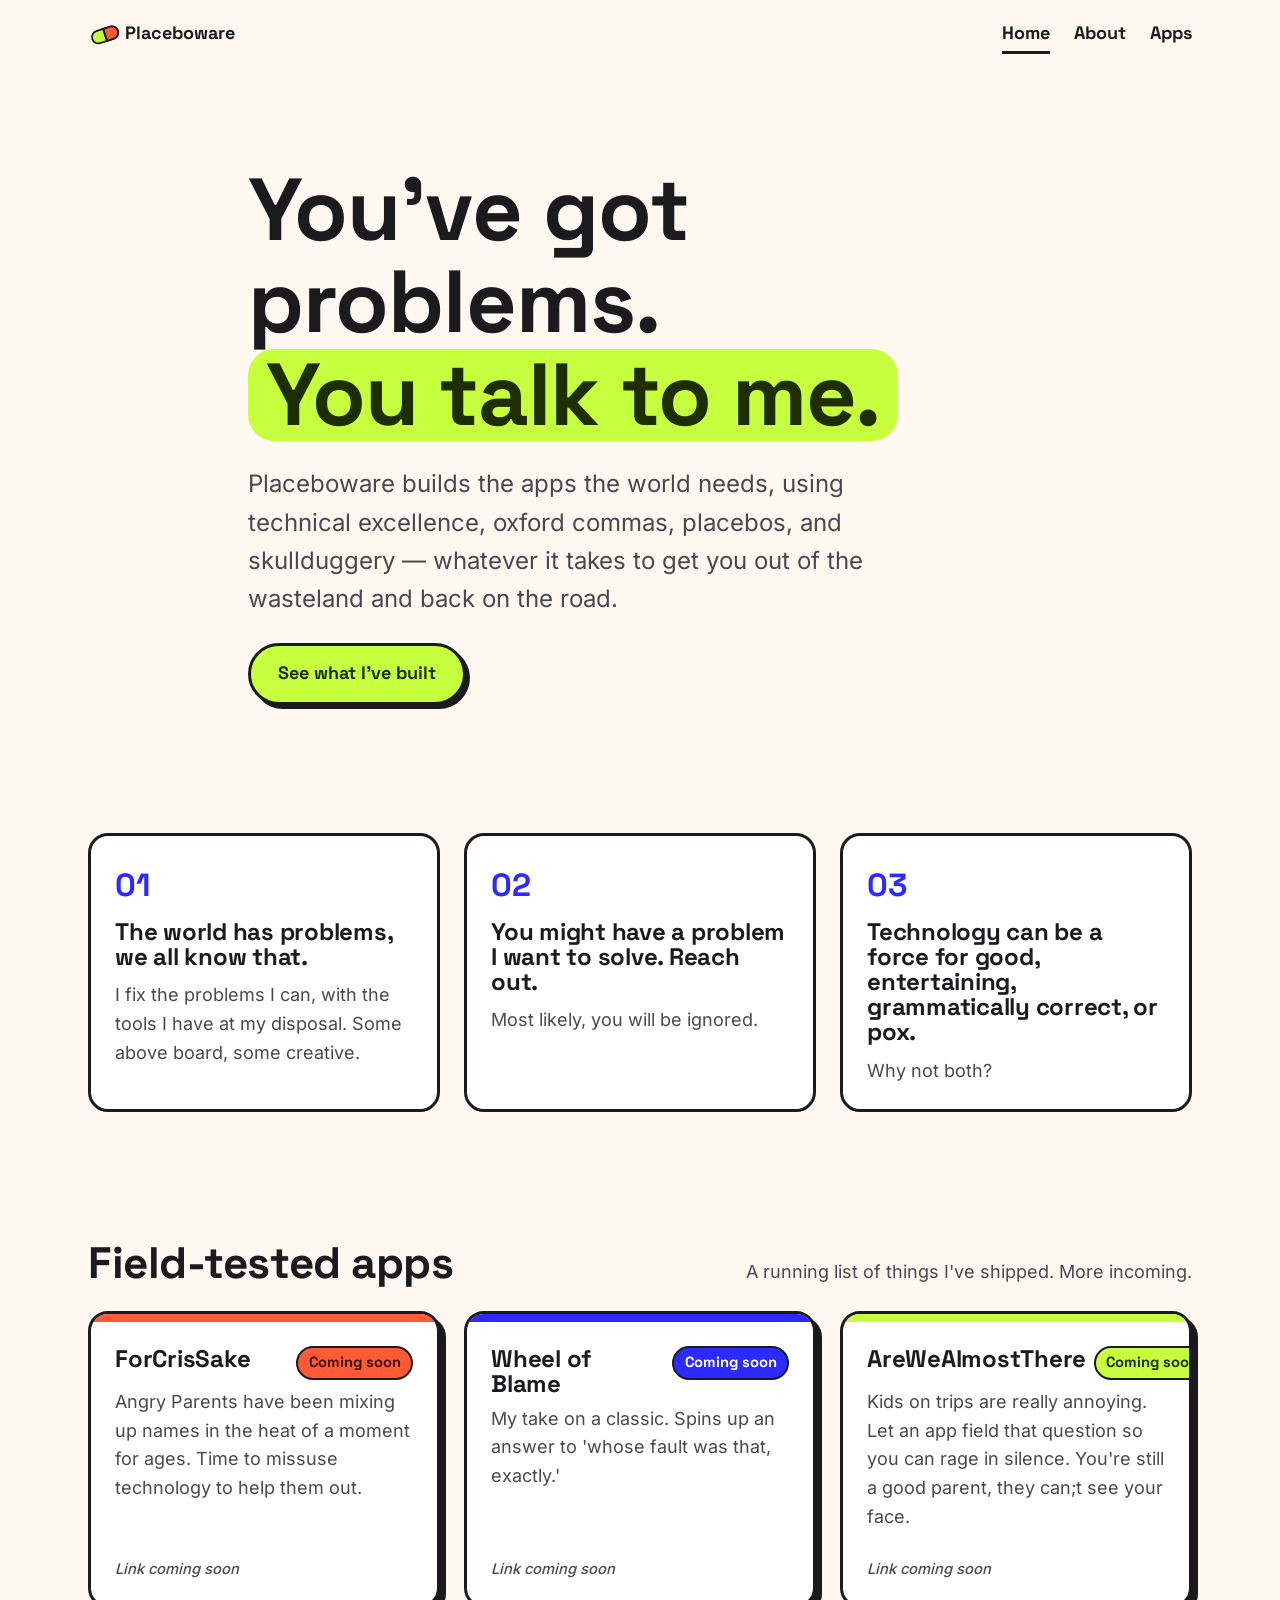
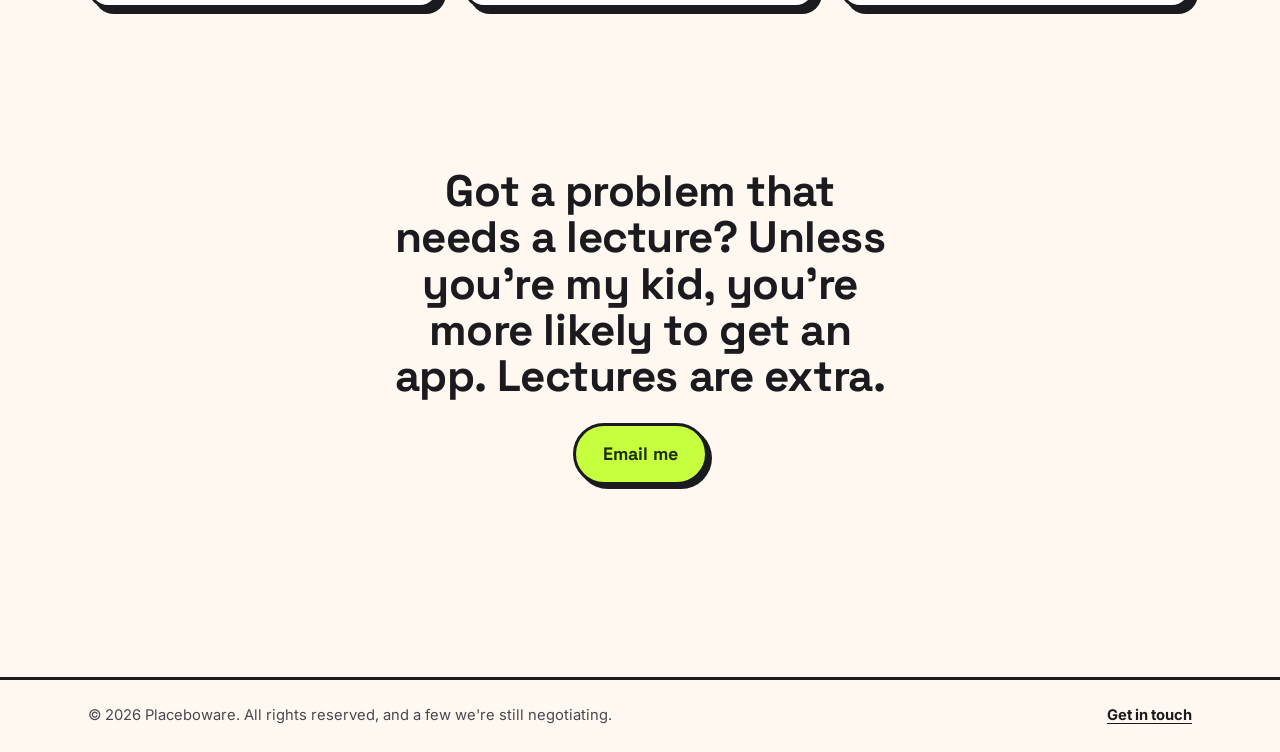
<file: index.html>
<!DOCTYPE html><html lang="en"> <head><meta charset="utf-8"><meta name="viewport" content="width=device-width, initial-scale=1"><meta name="generator" content="Astro v7.3.4"><title>Placeboware</title><meta name="description" content="Placeboware makes apps for problems the world has, using technical excellence, oxford commas, placebos, and skullduggery. Some are even useful."><link rel="canonical" href="https://placeboware.com/"><!-- Icons --><link rel="icon" href="/favicon.svg" type="image/svg+xml"><link rel="apple-touch-icon" href="/apple-touch-icon.png"><link rel="icon" type="image/png" sizes="192x192" href="/icon-192.png"><link rel="icon" type="image/png" sizes="512x512" href="/icon-512.png"><meta name="theme-color" content="#fff8f0" media="(prefers-color-scheme: light)"><meta name="theme-color" content="#14100e" media="(prefers-color-scheme: dark)"><!-- Open Graph / social --><meta property="og:type" content="website"><meta property="og:site_name" content="Placeboware"><meta property="og:title" content="Placeboware"><meta property="og:description" content="Placeboware makes apps for problems the world has, using technical excellence, oxford commas, placebos, and skullduggery. Some are even useful."><meta property="og:url" content="https://placeboware.com/"><meta property="og:image" content="https://placeboware.com/og-image.png"><meta property="og:image:width" content="1200"><meta property="og:image:height" content="630"><meta name="twitter:card" content="summary_large_image"><meta name="twitter:title" content="Placeboware"><meta name="twitter:description" content="Placeboware makes apps for problems the world has, using technical excellence, oxford commas, placebos, and skullduggery. Some are even useful."><meta name="twitter:image" content="https://placeboware.com/og-image.png"><!-- Structured data --><script type="application/ld+json">{"@context":"https://schema.org","@type":"Organization","name":"Placeboware","url":"https://placeboware.com/","logo":"https://placeboware.com/icon-512.png","description":"Independent apps built with technical excellence, oxford commas, placebos, and skullduggery."}</script><link rel="stylesheet" href="/assets/Footer.C7osw2fS.css"><style>.app-card[data-astro-cid-g7nwi7w6]{background:var(--color-bg-raised);border:var(--border-width) solid var(--color-ink);border-radius:var(--radius);padding:var(--space-3);box-shadow:var(--shadow-hard);gap:var(--space-1);flex-direction:column;height:100%;display:flex;position:relative;overflow:hidden}.app-card[data-astro-cid-g7nwi7w6]:before{content:"";background:var(--accent);height:8px;position:absolute;inset:0 0 auto}.app-card-top[data-astro-cid-g7nwi7w6]{justify-content:space-between;align-items:baseline;gap:var(--space-1);margin-top:var(--space-1);display:flex}h3[data-astro-cid-g7nwi7w6]{font-size:var(--step-1)}.status[data-astro-cid-g7nwi7w6]{font-family:var(--font-display);font-size:var(--step--1);border:2px solid var(--color-ink);background:var(--accent);color:var(--accent-ink);white-space:nowrap;border-radius:999px;padding:.2em .7em;font-weight:700}.tagline[data-astro-cid-g7nwi7w6]{color:var(--color-ink-soft);flex-grow:1}.app-card-links[data-astro-cid-g7nwi7w6]{gap:var(--space-1);flex-wrap:wrap;align-items:center;display:flex}.btn--sm[data-astro-cid-g7nwi7w6]{font-size:var(--step--1);background:var(--accent);color:var(--accent-ink);padding:.5em 1.1em}.icon-link[data-astro-cid-g7nwi7w6]{font-size:var(--step--1);text-underline-offset:.2em;font-weight:700;text-decoration:underline}.icon-link--disabled[data-astro-cid-g7nwi7w6]{color:var(--color-ink-soft);font-style:italic;font-weight:500;text-decoration:none}.hero[data-astro-cid-lcdefpme]{padding-block:var(--space-6) var(--space-5);max-width:52rem}.eyebrow[data-astro-cid-lcdefpme]{font-family:var(--font-display);text-transform:uppercase;letter-spacing:.08em;font-weight:700;font-size:var(--step--1);color:var(--color-flare);margin-bottom:var(--space-2)}h1[data-astro-cid-lcdefpme]{font-size:var(--step-5);margin-bottom:var(--space-3)}.highlight[data-astro-cid-lcdefpme]{background:var(--color-toxic);color:var(--color-toxic-ink);-webkit-box-decoration-break:clone;box-decoration-break:clone;border-radius:.3em;padding:0 .2em;display:inline-block}.lede[data-astro-cid-lcdefpme]{font-size:var(--step-1);color:var(--color-ink-soft);max-width:42rem}.hero-actions[data-astro-cid-lcdefpme]{gap:var(--space-2);margin-top:var(--space-3);flex-wrap:wrap;display:flex}.manifesto[data-astro-cid-lcdefpme]{padding-block:var(--space-5)}.manifesto-list[data-astro-cid-lcdefpme]{gap:var(--space-3);grid-template-columns:repeat(auto-fit,minmax(15rem,1fr));margin:0;padding:0;list-style:none;display:grid}.manifesto-list[data-astro-cid-lcdefpme] li[data-astro-cid-lcdefpme]{border:var(--border-width) solid var(--color-ink);border-radius:var(--radius);padding:var(--space-3);background:var(--color-bg-raised)}.num[data-astro-cid-lcdefpme]{font-family:var(--font-display);font-size:var(--step-2);color:var(--color-static);margin-bottom:var(--space-1);font-weight:700;display:block}.manifesto-list[data-astro-cid-lcdefpme] h3[data-astro-cid-lcdefpme]{font-size:var(--step-1);margin-bottom:.5em}.manifesto-list[data-astro-cid-lcdefpme] p[data-astro-cid-lcdefpme]{color:var(--color-ink-soft);margin:0}.apps-section[data-astro-cid-lcdefpme]{padding-block:var(--space-5);scroll-margin-top:var(--space-4)}.apps-heading-row[data-astro-cid-lcdefpme]{justify-content:space-between;align-items:baseline;gap:var(--space-2);margin-bottom:var(--space-3);flex-wrap:wrap;display:flex}.apps-heading-row[data-astro-cid-lcdefpme] h2[data-astro-cid-lcdefpme]{font-size:var(--step-3)}.apps-heading-row[data-astro-cid-lcdefpme] p[data-astro-cid-lcdefpme]{color:var(--color-ink-soft);margin:0}.apps-grid[data-astro-cid-lcdefpme]{gap:var(--space-3);grid-template-columns:repeat(auto-fit,minmax(16rem,1fr));display:grid}.cta-band[data-astro-cid-lcdefpme]{padding-block:var(--space-6);text-align:center;align-items:center;gap:var(--space-3);flex-direction:column;display:flex}.cta-band[data-astro-cid-lcdefpme] h2[data-astro-cid-lcdefpme]{font-size:var(--step-3);max-width:32rem}
</style></head> <body> <a class="skip-link" href="#main">Skip to content</a>  <header class="site-header" data-astro-cid-nen7h5rs> <div class="wrap bar" data-astro-cid-nen7h5rs> <a href="/" class="brand" aria-label="Placeboware home" data-astro-cid-nen7h5rs> <svg class="brand-logo" viewBox="0 0 340 80" role="img" aria-label="Placeboware" xmlns="http://www.w3.org/2000/svg"> <g transform="translate(0,4)"> <g transform="translate(4,4) rotate(-18 34 34)"> <rect x="4" y="20" width="60" height="28" rx="14" fill="var(--color-toxic)" stroke="var(--color-line)" stroke-width="4"></rect> <path d="M34 20 h16 a14 14 0 0 1 14 14 a14 14 0 0 1 -14 14 h-16 z" fill="var(--color-flare)" stroke="var(--color-line)" stroke-width="4"></path> <line x1="34" y1="20" x2="34" y2="48" stroke="var(--color-line)" stroke-width="4"></line> </g> </g> <text x="82" y="52" font-family="var(--font-display), sans-serif" font-weight="700" font-size="40" fill="var(--color-ink)">Placeboware</text> </svg> </a> <nav aria-label="Primary" data-astro-cid-nen7h5rs> <ul data-astro-cid-nen7h5rs> <li data-astro-cid-nen7h5rs> <a href="/" aria-current="page" data-astro-cid-nen7h5rs> Home </a> </li><li data-astro-cid-nen7h5rs> <a href="/about" data-astro-cid-nen7h5rs> About </a> </li><li data-astro-cid-nen7h5rs> <a href="/#apps" data-astro-cid-nen7h5rs> Apps </a> </li> </ul> </nav> </div> </header> <main id="main" data-astro-cid-lcdefpme> <section class="hero wrap" data-astro-cid-lcdefpme> <h1 data-astro-cid-lcdefpme>
You've got problems.
<span class="highlight" data-astro-cid-lcdefpme>You talk to me.</span> </h1> <p class="lede" data-astro-cid-lcdefpme>
Placeboware builds the apps the world needs, using technical
        excellence, oxford commas, placebos, and skullduggery — whatever it
        takes to get you out of the wasteland and back on the road.
</p> <div class="hero-actions" data-astro-cid-lcdefpme> <a class="btn" href="#apps" data-astro-cid-lcdefpme>See what I've built</a> </div> </section> <section class="wrap manifesto" aria-labelledby="manifesto-heading" data-astro-cid-lcdefpme> <h2 id="manifesto-heading" class="visually-hidden" data-astro-cid-lcdefpme>How it works</h2> <ol class="manifesto-list" data-astro-cid-lcdefpme> <li data-astro-cid-lcdefpme> <span class="num" data-astro-cid-lcdefpme>01</span> <h3 data-astro-cid-lcdefpme>The world has problems, we all know that.</h3> <p data-astro-cid-lcdefpme>I fix the problems I can, with the tools I have at my disposal.  Some above board, some creative.</p> </li> <li data-astro-cid-lcdefpme> <span class="num" data-astro-cid-lcdefpme>02</span> <h3 data-astro-cid-lcdefpme>You might have a problem I want to solve. Reach out.</h3> <p data-astro-cid-lcdefpme>Most likely, you will be ignored.</p> </li> <li data-astro-cid-lcdefpme> <span class="num" data-astro-cid-lcdefpme>03</span> <h3 data-astro-cid-lcdefpme>Technology can be a force for good, entertaining, grammatically correct, or pox.</h3> <p data-astro-cid-lcdefpme>Why not both?</p> </li> </ol> </section> <section id="apps" class="wrap apps-section" aria-labelledby="apps-heading" data-astro-cid-lcdefpme> <div class="apps-heading-row" data-astro-cid-lcdefpme> <h2 id="apps-heading" data-astro-cid-lcdefpme>Field-tested apps</h2> <p data-astro-cid-lcdefpme>A running list of things I've shipped. More incoming.</p> </div> <div class="apps-grid" data-astro-cid-lcdefpme> <article class="app-card accent-flare" data-astro-cid-g7nwi7w6> <div class="app-card-top" data-astro-cid-g7nwi7w6> <h3 data-astro-cid-g7nwi7w6>ForCrisSake</h3> <span class="status" data-status="coming-soon" data-astro-cid-g7nwi7w6>Coming soon</span> </div> <p class="tagline" data-astro-cid-g7nwi7w6>Angry Parents have been mixing up names in the heat of a moment for ages. Time to missuse technology to help them out.</p> <div class="app-card-links" data-astro-cid-g7nwi7w6>    <span class="icon-link icon-link--disabled" data-astro-cid-g7nwi7w6>Link coming soon</span> </div> </article><article class="app-card accent-static" data-astro-cid-g7nwi7w6> <div class="app-card-top" data-astro-cid-g7nwi7w6> <h3 data-astro-cid-g7nwi7w6>Wheel of Blame</h3> <span class="status" data-status="coming-soon" data-astro-cid-g7nwi7w6>Coming soon</span> </div> <p class="tagline" data-astro-cid-g7nwi7w6>My take on a classic. Spins up an answer to &#39;whose fault was that, exactly.&#39;</p> <div class="app-card-links" data-astro-cid-g7nwi7w6>    <span class="icon-link icon-link--disabled" data-astro-cid-g7nwi7w6>Link coming soon</span> </div> </article><article class="app-card accent-toxic" data-astro-cid-g7nwi7w6> <div class="app-card-top" data-astro-cid-g7nwi7w6> <h3 data-astro-cid-g7nwi7w6>AreWeAlmostThere</h3> <span class="status" data-status="coming-soon" data-astro-cid-g7nwi7w6>Coming soon</span> </div> <p class="tagline" data-astro-cid-g7nwi7w6>Kids on trips are really annoying. Let an app field that question so you can rage in silence.  You&#39;re still a good parent, they can;t see your face.</p> <div class="app-card-links" data-astro-cid-g7nwi7w6>    <span class="icon-link icon-link--disabled" data-astro-cid-g7nwi7w6>Link coming soon</span> </div> </article> </div> </section> <section class="wrap cta-band" data-astro-cid-lcdefpme> <h2 data-astro-cid-lcdefpme>Got a problem that needs a lecture? Unless you're my kid, you're more likely to get an app. Lectures are extra.</h2> <a class="btn" data-email="bW9jLmVyYXdvYmVjYWxwQGVraW0=">Email me</a> <noscript>(mike at placeboware dot com)</noscript><script type="module">for(let e of document.querySelectorAll(`a[data-email]`))e.href=`mailto:${atob(e.dataset.email).split(``).reverse().join(``)}`,e.removeAttribute(`data-email`);</script> </section> </main> <footer class="site-footer" data-astro-cid-jo6i4kqk> <div class="wrap bar" data-astro-cid-jo6i4kqk> <p data-astro-cid-jo6i4kqk>© 2026 Placeboware. All rights reserved, and a few we're still negotiating.</p> <nav aria-label="Footer" data-astro-cid-jo6i4kqk> <a data-email="bW9jLmVyYXdvYmVjYWxwQGVraW0=">Get in touch</a> <noscript>(mike at placeboware dot com)</noscript> </nav> </div> </footer>  </body> </html>
</file>
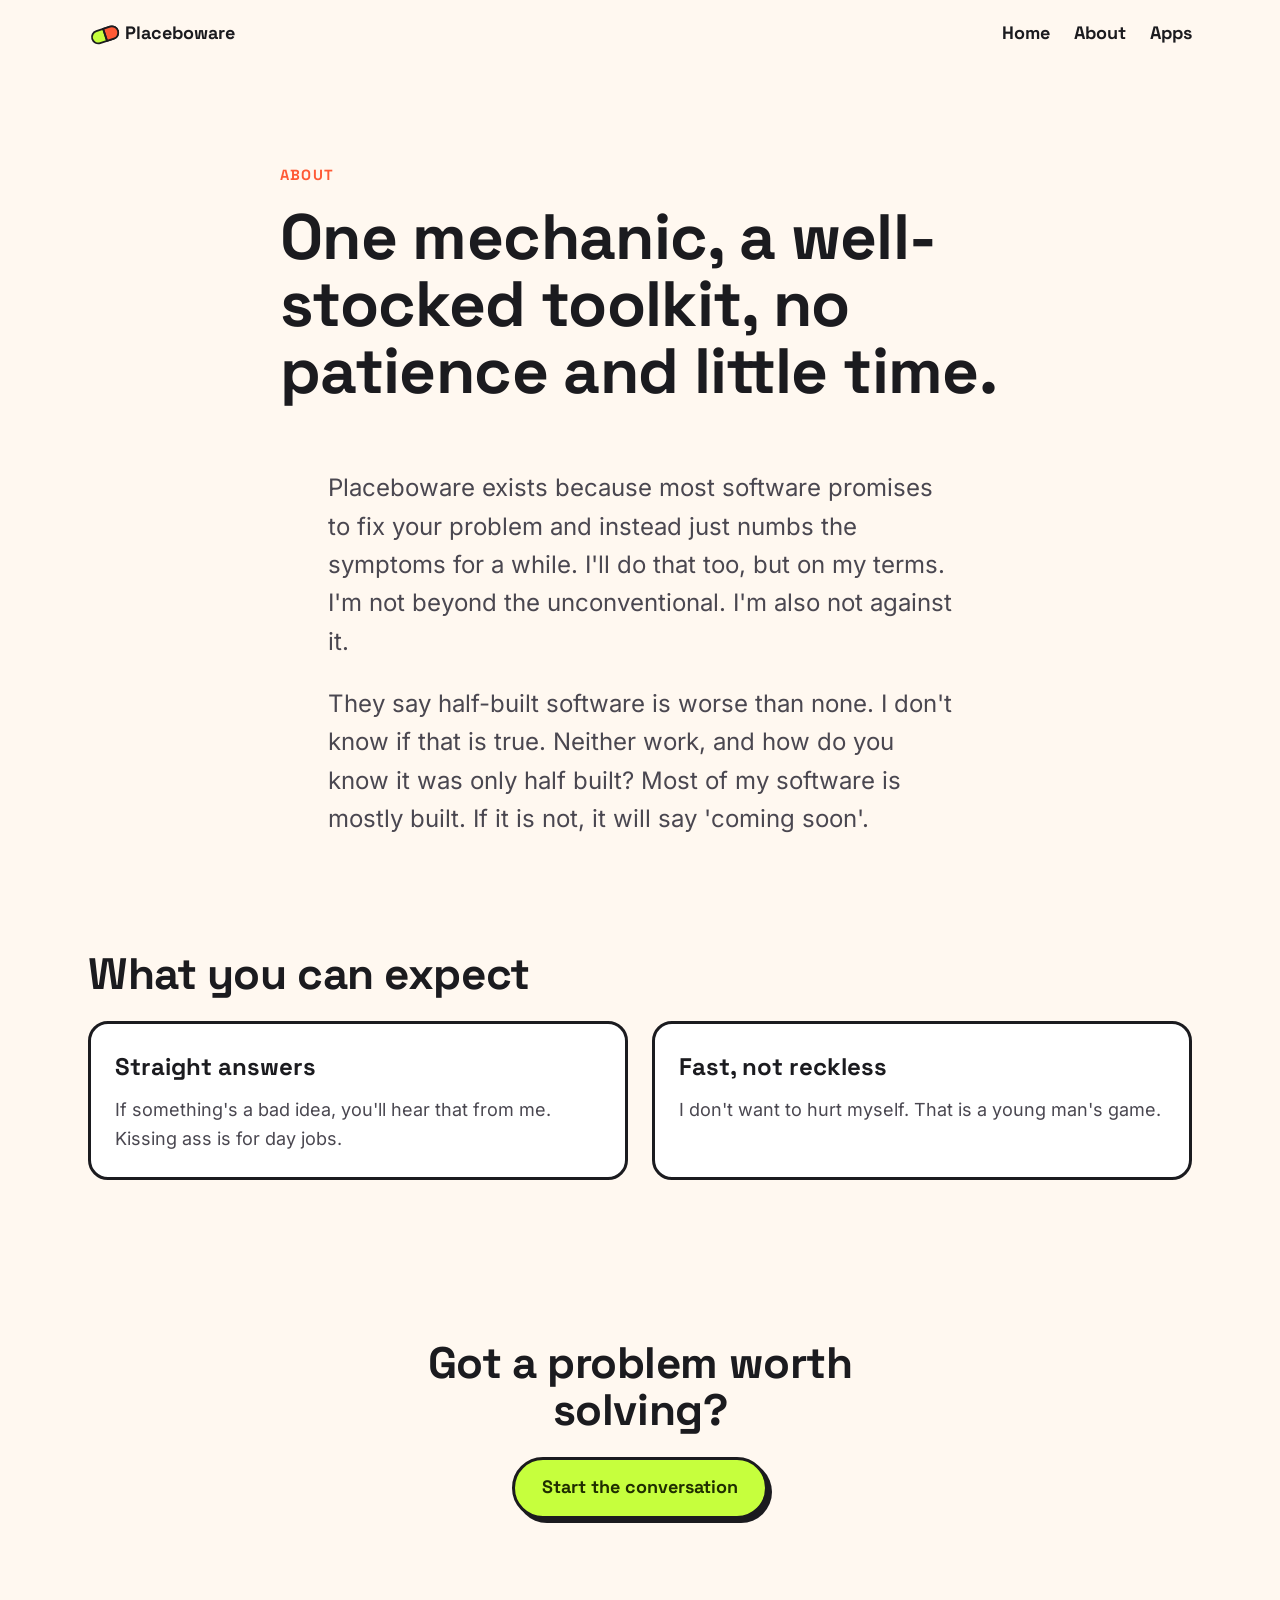
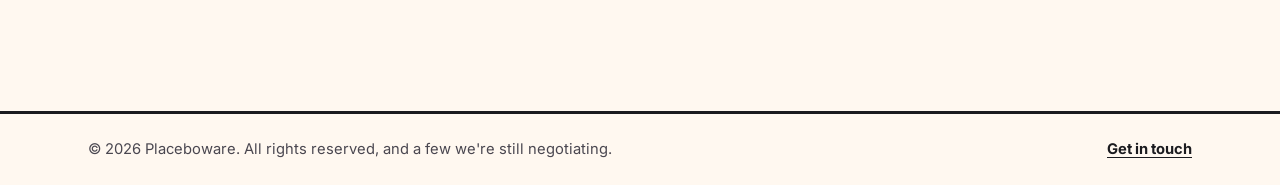
<file: about/index.html>
<!DOCTYPE html><html lang="en"> <head><meta charset="utf-8"><meta name="viewport" content="width=device-width, initial-scale=1"><meta name="generator" content="Astro v7.3.4"><title>About · Placeboware</title><meta name="description" content="The story behind Placeboware: one developer, taking inspiration from Chill Rob G. 'I take a phrase from a page and rephrase it. Treat it like a national flag and upraise it.'"><link rel="canonical" href="https://placeboware.com/about"><!-- Icons --><link rel="icon" href="/favicon.svg" type="image/svg+xml"><link rel="apple-touch-icon" href="/apple-touch-icon.png"><link rel="icon" type="image/png" sizes="192x192" href="/icon-192.png"><link rel="icon" type="image/png" sizes="512x512" href="/icon-512.png"><meta name="theme-color" content="#fff8f0" media="(prefers-color-scheme: light)"><meta name="theme-color" content="#14100e" media="(prefers-color-scheme: dark)"><!-- Open Graph / social --><meta property="og:type" content="website"><meta property="og:site_name" content="Placeboware"><meta property="og:title" content="About · Placeboware"><meta property="og:description" content="The story behind Placeboware: one developer, taking inspiration from Chill Rob G. 'I take a phrase from a page and rephrase it. Treat it like a national flag and upraise it.'"><meta property="og:url" content="https://placeboware.com/about"><meta property="og:image" content="https://placeboware.com/og-image.png"><meta property="og:image:width" content="1200"><meta property="og:image:height" content="630"><meta name="twitter:card" content="summary_large_image"><meta name="twitter:title" content="About · Placeboware"><meta name="twitter:description" content="The story behind Placeboware: one developer, taking inspiration from Chill Rob G. 'I take a phrase from a page and rephrase it. Treat it like a national flag and upraise it.'"><meta name="twitter:image" content="https://placeboware.com/og-image.png"><!-- Structured data --><script type="application/ld+json">{"@context":"https://schema.org","@type":"Organization","name":"Placeboware","url":"https://placeboware.com/","logo":"https://placeboware.com/icon-512.png","description":"Independent apps built with technical excellence, oxford commas, placebos, and skullduggery."}</script><link rel="stylesheet" href="/assets/Footer.C7osw2fS.css"><style>.about-hero[data-astro-cid-ta2fbyqs]{padding-block:var(--space-6) var(--space-4);max-width:48rem}.eyebrow[data-astro-cid-ta2fbyqs]{font-family:var(--font-display);text-transform:uppercase;letter-spacing:.08em;font-weight:700;font-size:var(--step--1);color:var(--color-flare);margin-bottom:var(--space-2)}h1[data-astro-cid-ta2fbyqs]{font-size:var(--step-4)}.about-body[data-astro-cid-ta2fbyqs]{max-width:42rem;padding-block:var(--space-3);font-size:var(--step-1);color:var(--color-ink-soft)}.principles[data-astro-cid-ta2fbyqs]{padding-block:var(--space-5)}.principles[data-astro-cid-ta2fbyqs] h2[data-astro-cid-ta2fbyqs]{font-size:var(--step-3);margin-bottom:var(--space-3)}dl[data-astro-cid-ta2fbyqs]{gap:var(--space-3);grid-template-columns:repeat(auto-fit,minmax(15rem,1fr));margin:0;display:grid}dl[data-astro-cid-ta2fbyqs]>div[data-astro-cid-ta2fbyqs]{border:var(--border-width) solid var(--color-ink);border-radius:var(--radius);padding:var(--space-3);background:var(--color-bg-raised)}dt[data-astro-cid-ta2fbyqs]{font-family:var(--font-display);font-weight:700;font-size:var(--step-1);margin-bottom:.4em}dd[data-astro-cid-ta2fbyqs]{color:var(--color-ink-soft);margin:0}.cta-band[data-astro-cid-ta2fbyqs]{padding-block:var(--space-6);text-align:center;align-items:center;gap:var(--space-3);flex-direction:column;display:flex}.cta-band[data-astro-cid-ta2fbyqs] h2[data-astro-cid-ta2fbyqs]{font-size:var(--step-3);max-width:32rem}
</style></head> <body> <a class="skip-link" href="#main">Skip to content</a>  <header class="site-header" data-astro-cid-nen7h5rs> <div class="wrap bar" data-astro-cid-nen7h5rs> <a href="/" class="brand" aria-label="Placeboware home" data-astro-cid-nen7h5rs> <svg class="brand-logo" viewBox="0 0 340 80" role="img" aria-label="Placeboware" xmlns="http://www.w3.org/2000/svg"> <g transform="translate(0,4)"> <g transform="translate(4,4) rotate(-18 34 34)"> <rect x="4" y="20" width="60" height="28" rx="14" fill="var(--color-toxic)" stroke="var(--color-line)" stroke-width="4"></rect> <path d="M34 20 h16 a14 14 0 0 1 14 14 a14 14 0 0 1 -14 14 h-16 z" fill="var(--color-flare)" stroke="var(--color-line)" stroke-width="4"></path> <line x1="34" y1="20" x2="34" y2="48" stroke="var(--color-line)" stroke-width="4"></line> </g> </g> <text x="82" y="52" font-family="var(--font-display), sans-serif" font-weight="700" font-size="40" fill="var(--color-ink)">Placeboware</text> </svg> </a> <nav aria-label="Primary" data-astro-cid-nen7h5rs> <ul data-astro-cid-nen7h5rs> <li data-astro-cid-nen7h5rs> <a href="/" data-astro-cid-nen7h5rs> Home </a> </li><li data-astro-cid-nen7h5rs> <a href="/about" data-astro-cid-nen7h5rs> About </a> </li><li data-astro-cid-nen7h5rs> <a href="/#apps" data-astro-cid-nen7h5rs> Apps </a> </li> </ul> </nav> </div> </header> <main id="main" data-astro-cid-ta2fbyqs> <section class="wrap about-hero" data-astro-cid-ta2fbyqs> <p class="eyebrow" data-astro-cid-ta2fbyqs>About</p> <h1 data-astro-cid-ta2fbyqs>One mechanic, a well-stocked toolkit, no patience and little time.</h1> </section> <section class="wrap about-body" data-astro-cid-ta2fbyqs> <p data-astro-cid-ta2fbyqs>
Placeboware exists because most software promises to fix your
        problem and instead just numbs the symptoms for a while.

        I'll do that too, but on my terms. I'm not beyond the unconventional.
        I'm also not against it.
</p> <p data-astro-cid-ta2fbyqs>
They say half-built software is worse than none. I don't know if that is true.
        Neither work, and how do you know it was only half built?

        Most of my software is mostly built. If it is not, it will say 'coming soon'.
</p> </section> <section class="wrap principles" aria-labelledby="principles-heading" data-astro-cid-ta2fbyqs> <h2 id="principles-heading" data-astro-cid-ta2fbyqs>What you can expect</h2> <dl data-astro-cid-ta2fbyqs> <div data-astro-cid-ta2fbyqs> <dt data-astro-cid-ta2fbyqs>Straight answers</dt> <dd data-astro-cid-ta2fbyqs>If something's a bad idea, you'll hear that from me. Kissing ass is for day jobs.</dd> </div> <div data-astro-cid-ta2fbyqs> <dt data-astro-cid-ta2fbyqs>Fast, not reckless</dt> <dd data-astro-cid-ta2fbyqs>I don't want to hurt myself. That is a young man's game.</dd> </div> </dl> </section> <section class="wrap cta-band" data-astro-cid-ta2fbyqs> <h2 data-astro-cid-ta2fbyqs>Got a problem worth solving?</h2> <a class="btn" data-email="bW9jLmVyYXdvYmVjYWxwQGVraW0=">Start the conversation</a> <noscript>(mike at placeboware dot com)</noscript><script type="module">for(let e of document.querySelectorAll(`a[data-email]`))e.href=`mailto:${atob(e.dataset.email).split(``).reverse().join(``)}`,e.removeAttribute(`data-email`);</script> </section> </main> <footer class="site-footer" data-astro-cid-jo6i4kqk> <div class="wrap bar" data-astro-cid-jo6i4kqk> <p data-astro-cid-jo6i4kqk>© 2026 Placeboware. All rights reserved, and a few we're still negotiating.</p> <nav aria-label="Footer" data-astro-cid-jo6i4kqk> <a data-email="bW9jLmVyYXdvYmVjYWxwQGVraW0=">Get in touch</a> <noscript>(mike at placeboware dot com)</noscript> </nav> </div> </footer>  </body> </html>
</file>
<file: assets/Footer.C7osw2fS.css>
@font-face{font-family:Space Grotesk Variable;font-style:normal;font-display:swap;font-weight:300 700;src:url(/assets/space-grotesk-vietnamese-wght-normal.D0rl6rjA.woff2)format("woff2-variations");unicode-range:U+102-103,U+110-111,U+128-129,U+168-169,U+1A0-1A1,U+1AF-1B0,U+300-301,U+303-304,U+308-309,U+323,U+329,U+1EA0-1EF9,U+20AB}@font-face{font-family:Space Grotesk Variable;font-style:normal;font-display:swap;font-weight:300 700;src:url(/assets/space-grotesk-latin-ext-wght-normal.D9tNdqV9.woff2)format("woff2-variations");unicode-range:U+100-2BA,U+2BD-2C5,U+2C7-2CC,U+2CE-2D7,U+2DD-2FF,U+304,U+308,U+329,U+1D00-1DBF,U+1E00-1E9F,U+1EF2-1EFF,U+2020,U+20A0-20AB,U+20AD-20C0,U+2113,U+2C60-2C7F,U+A720-A7FF}@font-face{font-family:Space Grotesk Variable;font-style:normal;font-display:swap;font-weight:300 700;src:url(/assets/space-grotesk-latin-wght-normal.BhU9QXUp.woff2)format("woff2-variations");unicode-range:U+??,U+131,U+152-153,U+2BB-2BC,U+2C6,U+2DA,U+2DC,U+304,U+308,U+329,U+2000-206F,U+20AC,U+2122,U+2191,U+2193,U+2212,U+2215,U+FEFF,U+FFFD}@font-face{font-family:Inter Variable;font-style:normal;font-display:swap;font-weight:100 900;src:url(/assets/inter-cyrillic-ext-wght-normal.BOeWTOD4.woff2)format("woff2-variations");unicode-range:U+460-52F,U+1C80-1C8A,U+20B4,U+2DE0-2DFF,U+A640-A69F,U+FE2E-FE2F}@font-face{font-family:Inter Variable;font-style:normal;font-display:swap;font-weight:100 900;src:url(/assets/inter-cyrillic-wght-normal.DqGufNeO.woff2)format("woff2-variations");unicode-range:U+301,U+400-45F,U+490-491,U+4B0-4B1,U+2116}@font-face{font-family:Inter Variable;font-style:normal;font-display:swap;font-weight:100 900;src:url(/assets/inter-greek-ext-wght-normal.DlzME5K_.woff2)format("woff2-variations");unicode-range:U+1F??}@font-face{font-family:Inter Variable;font-style:normal;font-display:swap;font-weight:100 900;src:url(/assets/inter-greek-wght-normal.CkhJZR-_.woff2)format("woff2-variations");unicode-range:U+370-377,U+37A-37F,U+384-38A,U+38C,U+38E-3A1,U+3A3-3FF}@font-face{font-family:Inter Variable;font-style:normal;font-display:swap;font-weight:100 900;src:url(/assets/inter-vietnamese-wght-normal.CBcvBZtf.woff2)format("woff2-variations");unicode-range:U+102-103,U+110-111,U+128-129,U+168-169,U+1A0-1A1,U+1AF-1B0,U+300-301,U+303-304,U+308-309,U+323,U+329,U+1EA0-1EF9,U+20AB}@font-face{font-family:Inter Variable;font-style:normal;font-display:swap;font-weight:100 900;src:url(/assets/inter-latin-ext-wght-normal.DO1Apj_S.woff2)format("woff2-variations");unicode-range:U+100-2BA,U+2BD-2C5,U+2C7-2CC,U+2CE-2D7,U+2DD-2FF,U+304,U+308,U+329,U+1D00-1DBF,U+1E00-1E9F,U+1EF2-1EFF,U+2020,U+20A0-20AB,U+20AD-20C0,U+2113,U+2C60-2C7F,U+A720-A7FF}@font-face{font-family:Inter Variable;font-style:normal;font-display:swap;font-weight:100 900;src:url(/assets/inter-latin-wght-normal.Dx4kXJAl.woff2)format("woff2-variations");unicode-range:U+??,U+131,U+152-153,U+2BB-2BC,U+2C6,U+2DA,U+2DC,U+304,U+308,U+329,U+2000-206F,U+20AC,U+2122,U+2191,U+2193,U+2212,U+2215,U+FEFF,U+FFFD}:root{--color-bg:#fff8f0;--color-bg-raised:#fff;--color-ink:#1b1b1f;--color-ink-soft:#4a4750;--color-line:#1b1b1f;--color-flare:#ff5a36;--color-flare-ink:#3a0f00;--color-toxic:#c6ff3d;--color-toxic-ink:#1f2e00;--color-static:#2d2aff;--color-static-ink:#fff;--font-display:"Space Grotesk Variable", "Space Grotesk", system-ui, sans-serif;--font-body:"Inter Variable", "Inter", system-ui, sans-serif;--step--1:clamp(.83rem, .8rem + .15vw, .94rem);--step-0:clamp(1rem, .95rem + .25vw, 1.125rem);--step-1:clamp(1.2rem, 1.1rem + .5vw, 1.5rem);--step-2:clamp(1.5rem, 1.3rem + 1vw, 2rem);--step-3:clamp(1.9rem, 1.5rem + 2vw, 2.75rem);--step-4:clamp(2.4rem, 1.8rem + 3vw, 4rem);--step-5:clamp(3rem, 2rem + 5vw, 5.5rem);--space-1:.5rem;--space-2:1rem;--space-3:1.5rem;--space-4:2.5rem;--space-5:4rem;--space-6:6rem;--radius:1.25rem;--border-width:3px;--shadow-hard:6px 6px 0 var(--color-ink);--shadow-hard-sm:4px 4px 0 var(--color-ink);--max-width:72rem}@media (prefers-color-scheme:dark){:root{--color-bg:#14100e;--color-bg-raised:#1d1815;--color-ink:#fff8f0;--color-ink-soft:#cbc3ba;--color-line:#fff8f0;--shadow-hard:6px 6px 0 var(--color-line);--shadow-hard-sm:4px 4px 0 var(--color-line)}}*,:before,:after{box-sizing:border-box}html{color-scheme:light dark;scroll-behavior:smooth}@media (prefers-reduced-motion:reduce){html{scroll-behavior:auto}*,:before,:after{scroll-behavior:auto!important;transition-duration:.01ms!important;animation-duration:.01ms!important;animation-iteration-count:1!important}}body{background:var(--color-bg);color:var(--color-ink);font-family:var(--font-body);font-size:var(--step-0);-webkit-font-smoothing:antialiased;text-rendering:optimizelegibility;margin:0;line-height:1.6}h1,h2,h3,h4{font-family:var(--font-display);letter-spacing:-.01em;margin:0;font-weight:700;line-height:1.05}p{margin:0 0 1em}a{color:inherit}img,svg{max-width:100%;display:block}.wrap{max-width:var(--max-width);padding-inline:var(--space-3);margin-inline:auto}.visually-hidden{clip:rect(0 0 0 0);white-space:nowrap;width:1px;height:1px;position:absolute;overflow:hidden}.skip-link{left:var(--space-2);background:var(--color-ink);color:var(--color-bg);z-index:100;border-radius:.5em;padding:.6em 1em;transition:transform .15s;position:absolute;top:0;transform:translateY(-120%)}.skip-link:focus{transform:translateY(var(--space-2))}:focus-visible{outline:3px solid var(--color-static);outline-offset:2px}.btn{font-family:var(--font-display);font-weight:700;font-size:var(--step-0);border:var(--border-width) solid var(--color-ink);background:var(--color-toxic);color:var(--color-toxic-ink);box-shadow:var(--shadow-hard-sm);border-radius:999px;align-items:center;gap:.5em;padding:.75em 1.5em;text-decoration:none;transition:transform .15s,box-shadow .15s;display:inline-flex}.btn:hover,.btn:focus-visible{box-shadow:6px 6px 0 var(--color-ink);transform:translate(-2px,-2px)}.btn:active{box-shadow:2px 2px 0 var(--color-ink);transform:translate(0)}.btn--ghost{color:var(--color-ink);background:0 0}.accent-flare{--accent:var(--color-flare);--accent-ink:var(--color-flare-ink)}.accent-toxic{--accent:var(--color-toxic);--accent-ink:var(--color-toxic-ink)}.accent-static{--accent:var(--color-static);--accent-ink:var(--color-static-ink)}.site-header[data-astro-cid-nen7h5rs]{padding-block:var(--space-2)}.bar[data-astro-cid-nen7h5rs]{justify-content:space-between;align-items:center;gap:var(--space-2);display:flex}.brand[data-astro-cid-nen7h5rs] .brand-logo{width:auto;height:2.25rem}nav[data-astro-cid-nen7h5rs] ul[data-astro-cid-nen7h5rs]{gap:var(--space-3);font-family:var(--font-display);margin:0;padding:0;font-weight:700;list-style:none;display:flex}nav[data-astro-cid-nen7h5rs] a[data-astro-cid-nen7h5rs]{border-bottom:3px solid #0000;padding:.35em 0;text-decoration:none}nav[data-astro-cid-nen7h5rs] a[data-astro-cid-nen7h5rs]:hover,nav[data-astro-cid-nen7h5rs] a[data-astro-cid-nen7h5rs][aria-current=page]{border-color:var(--color-ink)}@media (width<=30rem){nav[data-astro-cid-nen7h5rs] ul[data-astro-cid-nen7h5rs]{gap:var(--space-2);font-size:var(--step--1)}}.site-footer[data-astro-cid-jo6i4kqk]{border-top:var(--border-width) solid var(--color-ink);margin-top:var(--space-6);padding-block:var(--space-3);font-size:var(--step--1);color:var(--color-ink-soft)}.bar[data-astro-cid-jo6i4kqk]{gap:var(--space-2);flex-wrap:wrap;justify-content:space-between;align-items:center;display:flex}.site-footer[data-astro-cid-jo6i4kqk] a{color:var(--color-ink);text-underline-offset:.2em;font-weight:700;text-decoration:underline}p[data-astro-cid-jo6i4kqk]{margin:0}
</file>
